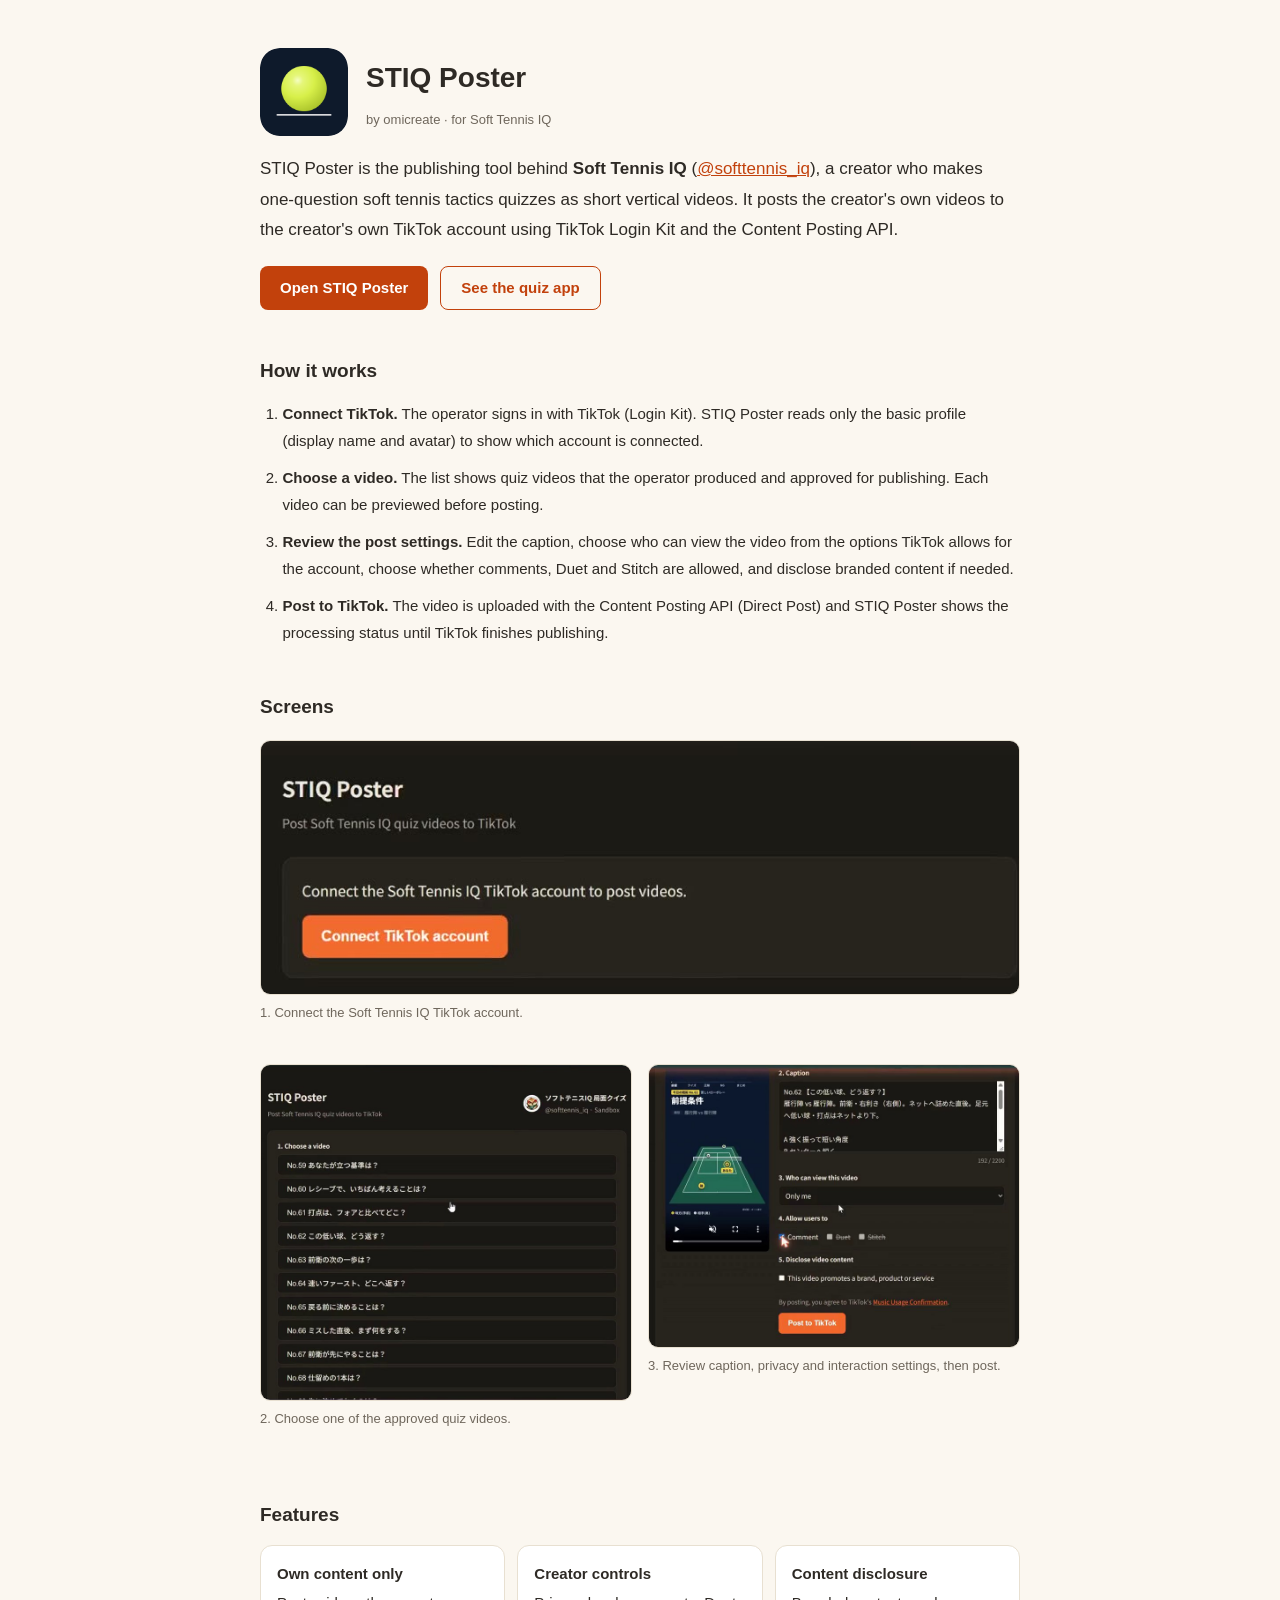
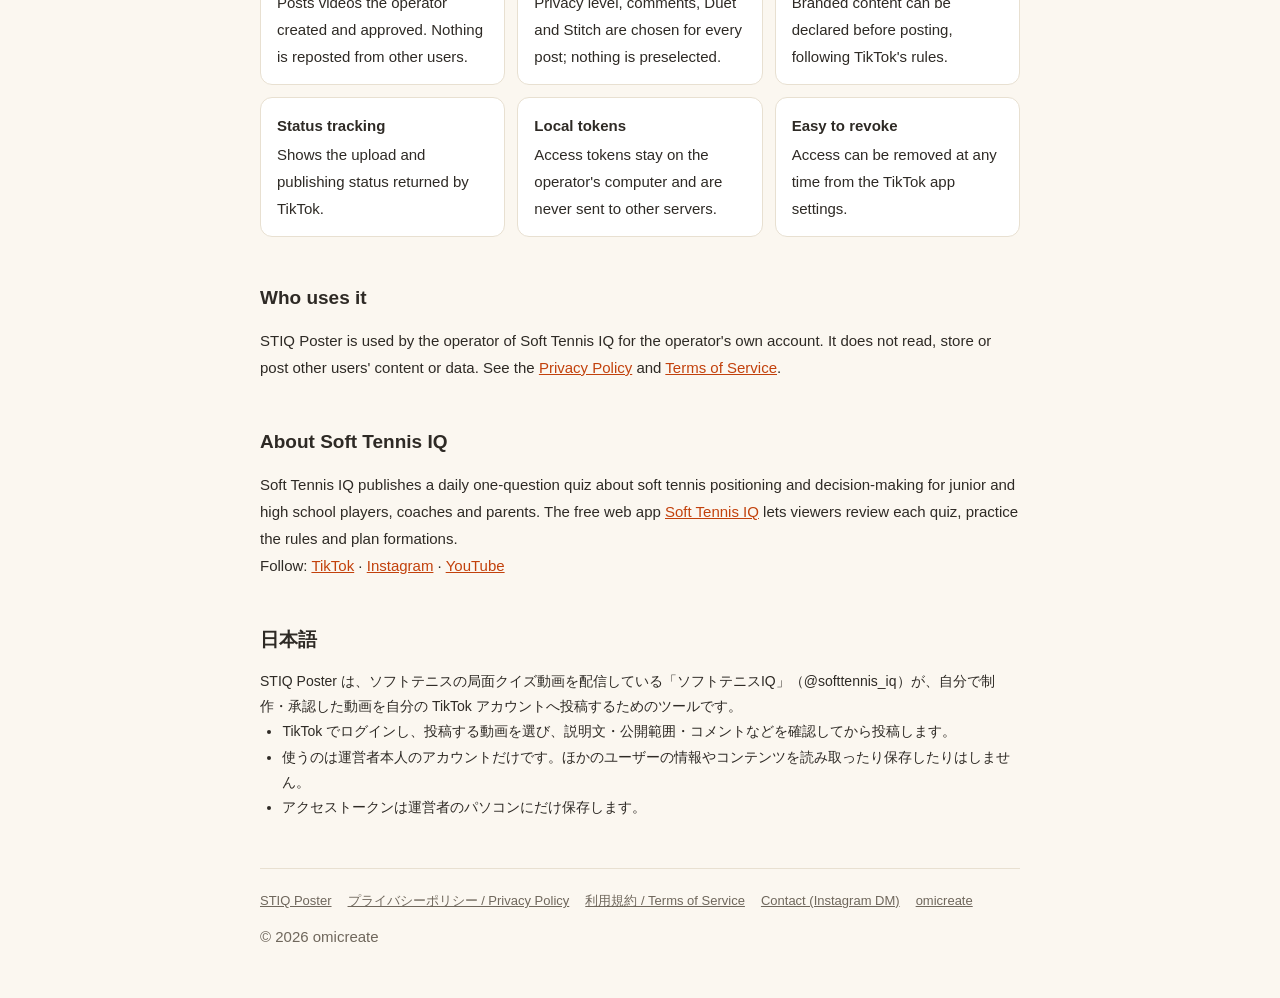
<file: stiq-poster/index.html>
<!DOCTYPE html>
<html lang="en">
<head>
<meta charset="UTF-8">
<meta name="viewport" content="width=device-width, initial-scale=1">
<title>STIQ Poster — post Soft Tennis IQ quiz videos to TikTok</title>
<meta name="description" content="STIQ Poster is the publishing tool behind Soft Tennis IQ (@softtennis_iq). It posts the creator's own soft tennis quiz videos to the creator's own TikTok account.">
<meta property="og:type" content="website">
<meta property="og:url" content="https://omicreate.github.io/stiq-poster/">
<meta property="og:title" content="STIQ Poster">
<meta property="og:description" content="Post Soft Tennis IQ quiz videos to TikTok.">
<meta property="og:image" content="https://omicreate.github.io/stiq-poster/icon-1024.png">
<link rel="icon" href="favicon.ico" sizes="any">
<link rel="icon" type="image/png" sizes="32x32" href="favicon-32.png">
<link rel="apple-touch-icon" href="apple-touch-icon.png">
<link rel="canonical" href="https://omicreate.github.io/stiq-poster/">
<link rel="stylesheet" href="style.css">
<style>
  main { max-width: 760px; }
  .hero { display: flex; align-items: center; gap: 18px; margin-bottom: 8px; }
  .hero img { width: 88px; height: 88px; border-radius: 20px; flex: none; }
  .hero h1 { font-size: 28px; margin: 0; }
  .lead { font-size: 17px; margin: 18px 0 8px; }
  .cta { display: flex; gap: 12px; flex-wrap: wrap; margin: 20px 0 8px; }
  .cta a { display: inline-flex; align-items: center; min-height: 44px; padding: 0 20px; border-radius: 8px; font-weight: 700; text-decoration: none; font-size: 15px; }
  .cta .primary { background: var(--accent); color: #fff; }
  .cta .ghost { border: 1px solid var(--accent); color: var(--accent); }
  section { margin-top: 44px; }
  h2 { font-size: 19px; margin: 0 0 12px; }
  ol.steps { padding-left: 1.4em; display: grid; gap: 10px; }
  .features { display: grid; grid-template-columns: repeat(auto-fit, minmax(220px, 1fr)); gap: 12px; padding: 0; list-style: none; }
  .features li { background: var(--surface); border: 1px solid var(--line); border-radius: 12px; padding: 14px 16px; }
  .features strong { display: block; margin-bottom: 2px; }
  figure { margin: 16px 0 24px; }
  figure img { width: 100%; height: auto; border-radius: 10px; border: 1px solid var(--line); display: block; }
  figcaption { font-size: 13px; color: var(--ink-2); margin-top: 6px; }
  .shots { display: grid; grid-template-columns: repeat(auto-fit, minmax(300px, 1fr)); gap: 16px; }
  .ja p, .ja li { font-size: 14px; }
  footer { margin-top: 48px; padding-top: 20px; border-top: 1px solid var(--line); font-size: 13px; color: var(--ink-2); }
  footer nav { margin-top: 0; }
</style>
</head>
<body>
<main>
  <div class="hero">
    <img src="icon-1024.png" alt="STIQ Poster app icon" width="88" height="88">
    <div>
      <h1>STIQ Poster</h1>
      <p class="meta" style="margin:4px 0 0">by omicreate · for Soft Tennis IQ</p>
    </div>
  </div>

  <p class="lead">STIQ Poster is the publishing tool behind <strong>Soft Tennis IQ</strong> (<a href="https://www.tiktok.com/@softtennis_iq">@softtennis_iq</a>), a creator who makes one-question soft tennis tactics quizzes as short vertical videos. It posts the creator's own videos to the creator's own TikTok account using TikTok Login Kit and the Content Posting API.</p>
  <div class="cta">
    <a class="primary" href="app.html">Open STIQ Poster</a>
    <a class="ghost" href="https://omicreate.github.io/softtennis-iq/?src=poster">See the quiz app</a>
  </div>

  <section>
    <h2>How it works</h2>
    <ol class="steps">
      <li><strong>Connect TikTok.</strong> The operator signs in with TikTok (Login Kit). STIQ Poster reads only the basic profile (display name and avatar) to show which account is connected.</li>
      <li><strong>Choose a video.</strong> The list shows quiz videos that the operator produced and approved for publishing. Each video can be previewed before posting.</li>
      <li><strong>Review the post settings.</strong> Edit the caption, choose who can view the video from the options TikTok allows for the account, choose whether comments, Duet and Stitch are allowed, and disclose branded content if needed.</li>
      <li><strong>Post to TikTok.</strong> The video is uploaded with the Content Posting API (Direct Post) and STIQ Poster shows the processing status until TikTok finishes publishing.</li>
    </ol>
  </section>

  <section>
    <h2>Screens</h2>
    <figure>
      <img src="shot-connect.jpg" alt="Connect TikTok account screen" width="840" height="280" loading="lazy">
      <figcaption>1. Connect the Soft Tennis IQ TikTok account.</figcaption>
    </figure>
    <div class="shots">
      <figure>
        <img src="shot-videos.jpg" alt="List of approved quiz videos" width="840" height="760" loading="lazy">
        <figcaption>2. Choose one of the approved quiz videos.</figcaption>
      </figure>
      <figure>
        <img src="shot-settings.jpg" alt="Caption, privacy and interaction settings before posting" width="840" height="640" loading="lazy">
        <figcaption>3. Review caption, privacy and interaction settings, then post.</figcaption>
      </figure>
    </div>
  </section>

  <section>
    <h2>Features</h2>
    <ul class="features">
      <li><strong>Own content only</strong>Posts videos the operator created and approved. Nothing is reposted from other users.</li>
      <li><strong>Creator controls</strong>Privacy level, comments, Duet and Stitch are chosen for every post; nothing is preselected.</li>
      <li><strong>Content disclosure</strong>Branded content can be declared before posting, following TikTok's rules.</li>
      <li><strong>Status tracking</strong>Shows the upload and publishing status returned by TikTok.</li>
      <li><strong>Local tokens</strong>Access tokens stay on the operator's computer and are never sent to other servers.</li>
      <li><strong>Easy to revoke</strong>Access can be removed at any time from the TikTok app settings.</li>
    </ul>
  </section>

  <section>
    <h2>Who uses it</h2>
    <p>STIQ Poster is used by the operator of Soft Tennis IQ for the operator's own account. It does not read, store or post other users' content or data. See the <a href="privacy.html">Privacy Policy</a> and <a href="terms.html">Terms of Service</a>.</p>
  </section>

  <section>
    <h2>About Soft Tennis IQ</h2>
    <p>Soft Tennis IQ publishes a daily one-question quiz about soft tennis positioning and decision-making for junior and high school players, coaches and parents. The free web app <a href="https://omicreate.github.io/softtennis-iq/?src=poster">Soft Tennis IQ</a> lets viewers review each quiz, practice the rules and plan formations.</p>
    <p>Follow: <a href="https://www.tiktok.com/@softtennis_iq">TikTok</a> · <a href="https://www.instagram.com/softtennis_iq/">Instagram</a> · <a href="https://www.youtube.com/@softtennis_iq">YouTube</a></p>
  </section>

  <section class="ja">
    <h2>日本語</h2>
    <p>STIQ Poster は、ソフトテニスの局面クイズ動画を配信している「ソフトテニスIQ」（@softtennis_iq）が、自分で制作・承認した動画を自分の TikTok アカウントへ投稿するためのツールです。</p>
    <ul>
      <li>TikTok でログインし、投稿する動画を選び、説明文・公開範囲・コメントなどを確認してから投稿します。</li>
      <li>使うのは運営者本人のアカウントだけです。ほかのユーザーの情報やコンテンツを読み取ったり保存したりはしません。</li>
      <li>アクセストークンは運営者のパソコンにだけ保存します。</li>
    </ul>
  </section>

  <footer>
    <nav>
      <a href="app.html">STIQ Poster</a>
      <a href="privacy.html">プライバシーポリシー / Privacy Policy</a>
      <a href="terms.html">利用規約 / Terms of Service</a>
      <a href="https://www.instagram.com/softtennis_iq/">Contact (Instagram DM)</a>
      <a href="../">omicreate</a>
    </nav>
    <p style="margin-top:10px">© 2026 omicreate</p>
  </footer>
</main>
</body>
</html>
</file>
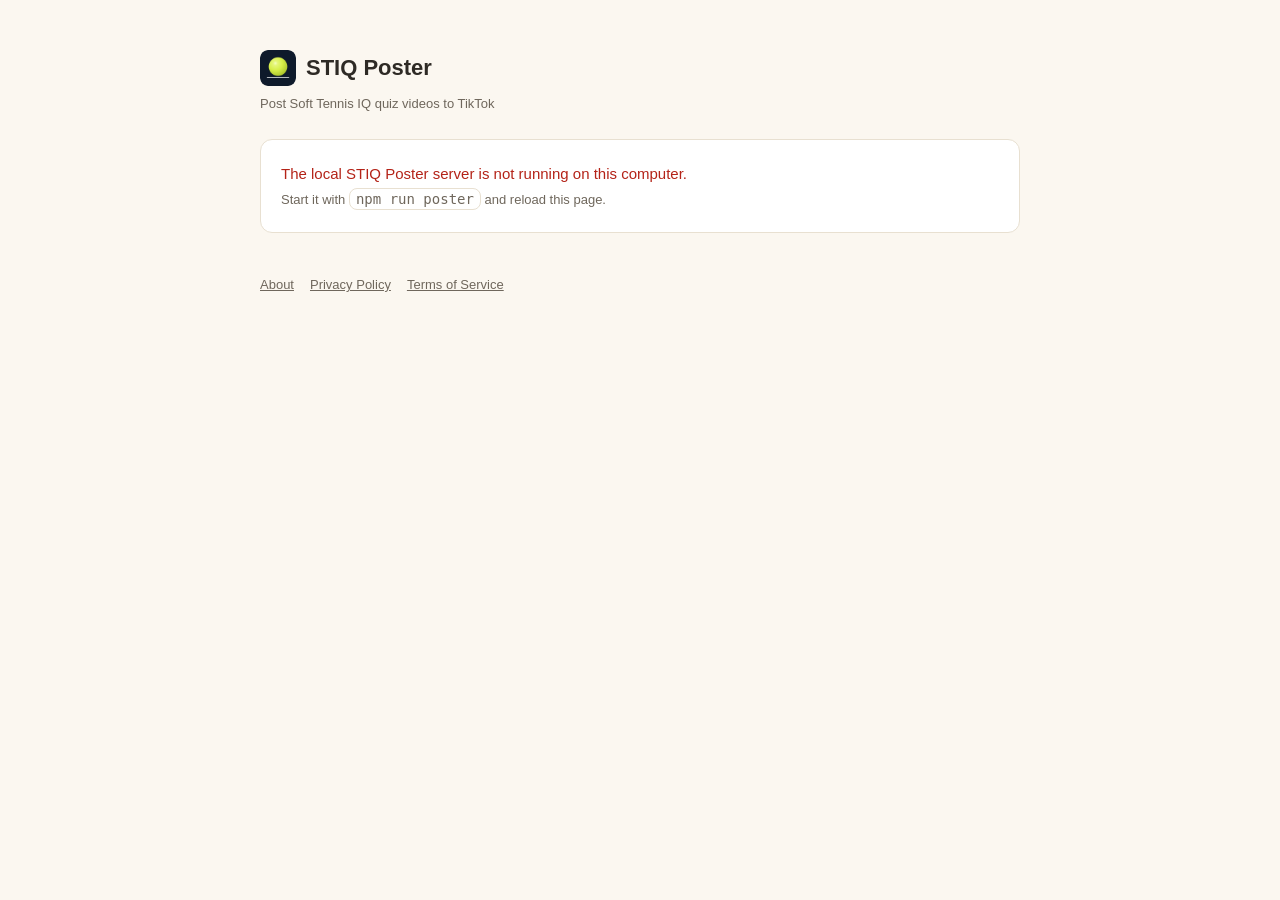
<file: stiq-poster/app.html>
<!DOCTYPE html>
<html lang="en">
<head>
<meta charset="UTF-8">
<meta name="viewport" content="width=device-width, initial-scale=1">
<meta name="robots" content="noindex">
<title>STIQ Poster</title>
<link rel="icon" href="favicon.ico" sizes="any">
<link rel="icon" type="image/png" sizes="32x32" href="favicon-32.png">
<link rel="apple-touch-icon" href="apple-touch-icon.png">
<link rel="stylesheet" href="style.css">
<style>
  main { max-width: 760px; }
  .bar { display: flex; align-items: center; justify-content: space-between; gap: 16px; flex-wrap: wrap; margin-bottom: 24px; }
  .who { display: flex; align-items: center; gap: 10px; font-size: 14px; }
  .who img { width: 36px; height: 36px; border-radius: 50%; background: var(--line); }
  .card { background: var(--surface); border: 1px solid var(--line); border-radius: 12px; padding: 20px; margin-bottom: 16px; }
  .grid { display: grid; grid-template-columns: 220px minmax(0, 1fr); gap: 20px; }
  @media (max-width: 640px) { .grid { grid-template-columns: minmax(0, 1fr); } }
  video { width: 100%; border-radius: 8px; background: #000; aspect-ratio: 9 / 16; }
  label.f { display: block; font-size: 13px; font-weight: 700; margin: 14px 0 6px; }
  select, textarea { width: 100%; font: inherit; font-size: 14px; color: var(--ink); background: var(--bg); border: 1px solid var(--line); border-radius: 8px; padding: 10px; }
  textarea { min-height: 150px; resize: vertical; }
  .count { font-size: 12px; color: var(--ink-2); text-align: right; }
  .row { display: flex; gap: 18px; flex-wrap: wrap; font-size: 14px; }
  .row label { display: flex; align-items: center; gap: 6px; min-height: 44px; }
  .row input:disabled + span { color: var(--ink-2); text-decoration: line-through; }
  .hint { font-size: 13px; color: var(--ink-2); }
  .notice { font-size: 13px; color: var(--ink-2); margin-top: 16px; }
  .status { margin-top: 14px; font-size: 14px; font-weight: 700; }
  .err { color: #B42318; }
  button.ghost { background: transparent; color: var(--accent); border: 1px solid var(--accent); }
  button:disabled { opacity: .45; cursor: not-allowed; }
  ul.q { list-style: none; padding: 0; margin: 0; display: grid; gap: 6px; }
  ul.q button { width: 100%; text-align: left; background: var(--bg); color: var(--ink); border: 1px solid var(--line); font-weight: 500; margin: 0; }
  ul.q button[aria-pressed="true"] { border-color: var(--accent); outline: 2px solid var(--accent); }
</style>
</head>
<body>
<main>
  <div class="bar">
    <div>
      <h1 style="display:flex;align-items:center;gap:10px"><img src="icon-192.png" alt="" width="36" height="36" style="border-radius:8px">STIQ Poster</h1>
      <p class="meta" style="margin: 0">Post Soft Tennis IQ quiz videos to TikTok</p>
    </div>
    <div class="who" id="who"></div>
  </div>

  <div class="card" id="status0" hidden>
    <p>Connecting to STIQ Poster on this computer…</p>
    <p class="hint">If Chrome asks to allow access to devices on your local network, choose <strong>Allow</strong>.</p>
  </div>

  <div class="card" id="offline" hidden>
    <p class="err">The local STIQ Poster server is not running on this computer.</p>
    <p class="hint">Start it with <code style="display:inline;padding:2px 6px">npm run poster</code> and reload this page.</p>
  </div>

  <div class="card" id="connect" hidden>
    <p>Connect the Soft Tennis IQ TikTok account to post videos.</p>
    <button type="button" id="btnConnect">Connect TikTok account</button>
  </div>

  <div id="composer" hidden>
    <div class="card">
      <label class="f" style="margin-top: 0">1. Choose a video</label>
      <ul class="q" id="queue"></ul>
    </div>

    <div class="card grid" id="editor" hidden>
      <div>
        <video id="preview" controls playsinline></video>
      </div>
      <div>
        <label class="f" for="caption" style="margin-top: 0">2. Caption</label>
        <textarea id="caption" maxlength="2200"></textarea>
        <div class="count"><span id="count">0</span> / 2200</div>

        <label class="f" for="privacy">3. Who can view this video</label>
        <select id="privacy"><option value="" selected disabled>Select</option></select>

        <label class="f">4. Allow users to</label>
        <div class="row">
          <label><input type="checkbox" id="allowComment"><span>Comment</span></label>
          <label><input type="checkbox" id="allowDuet"><span>Duet</span></label>
          <label><input type="checkbox" id="allowStitch"><span>Stitch</span></label>
        </div>

        <label class="f">5. Disclose video content</label>
        <div class="row"><label><input type="checkbox" id="disclose"><span>This video promotes a brand, product or service</span></label></div>
        <div id="discloseOpts" hidden>
          <div class="row">
            <label><input type="checkbox" id="brandOrganic"><span>Your brand</span></label>
            <label><input type="checkbox" id="brandedContent"><span>Branded content</span></label>
          </div>
          <p class="hint" id="discloseHint"></p>
        </div>

        <p class="notice" id="consent">By posting, you agree to TikTok's <a href="https://www.tiktok.com/legal/page/global/music-usage-confirmation/en" target="_blank" rel="noopener">Music Usage Confirmation</a>.</p>
        <button type="button" id="btnPost" disabled>Post to TikTok</button>
        <div class="status" id="status" role="status"></div>
      </div>
    </div>
  </div>

  <nav>
    <a href="./">About</a>
    <a href="privacy.html">Privacy Policy</a>
    <a href="terms.html">Terms of Service</a>
  </nav>
</main>
<script>
const API = 'http://127.0.0.1:4175';
const LABEL = { PUBLIC_TO_EVERYONE: 'Everyone', MUTUAL_FOLLOW_FRIENDS: 'Friends', FOLLOWER_OF_CREATOR: 'Followers', SELF_ONLY: 'Only me' };
const $ = (id) => document.getElementById(id);
let creator = null, current = null;

async function api(path, opts) {
  const r = await fetch(API + path, opts);
  const j = await r.json();
  if (!r.ok) throw new Error(j.error || r.status);
  return j;
}

async function init() {
  let st;
  // Chrome asks once whether this page may reach the local STIQ Poster server
  const wait = setTimeout(() => { $('status0').hidden = false; }, 2500);
  try { st = await api('/api/status'); } catch { $('offline').hidden = false; return; } finally { clearTimeout(wait); $('status0').hidden = true; }
  if (!st.connected) { $('connect').hidden = false; return; }
  creator = st.creator;
  const who = $('who');
  who.innerHTML = '';
  if (creator.avatar) { const img = document.createElement('img'); img.src = creator.avatar; img.alt = ''; who.append(img); }
  const t = document.createElement('div');
  t.innerHTML = `<div style="font-weight:700"></div><div class="hint"></div>`;
  t.children[0].textContent = creator.nickname || creator.username;
  t.children[1].textContent = '@' + creator.username + (st.sandbox ? ' · Sandbox' : '');
  who.append(t);
  const sel = $('privacy');
  for (const p of creator.privacyOptions) { const o = document.createElement('option'); o.value = p; o.textContent = LABEL[p] || p; sel.append(o); }
  for (const [id, off] of [['allowComment', creator.commentDisabled], ['allowDuet', creator.duetDisabled], ['allowStitch', creator.stitchDisabled]]) $(id).disabled = off;
  $('composer').hidden = false;
  const q = await api('/api/queue');
  const ul = $('queue');
  for (const v of q) {
    const li = document.createElement('li');
    const b = document.createElement('button');
    b.type = 'button';
    b.setAttribute('aria-pressed', 'false');
    b.textContent = `No.${v.no}  ${v.question}`;
    b.addEventListener('click', () => pick(v, b));
    li.append(b); ul.append(li);
  }
}

function pick(v, btn) {
  current = v;
  document.querySelectorAll('#queue button').forEach((b) => b.setAttribute('aria-pressed', String(b === btn)));
  $('editor').hidden = false;
  $('preview').src = `${API}/video/${v.no}`;
  $('caption').value = v.caption;
  $('count').textContent = v.caption.length;
  $('status').textContent = '';
  refresh();
}

function refresh() {
  const disclose = $('disclose').checked;
  $('discloseOpts').hidden = !disclose;
  const branded = disclose && $('brandedContent').checked;
  const organic = disclose && $('brandOrganic').checked;
  // Branded content cannot be private
  const self = [...$('privacy').options].find((o) => o.value === 'SELF_ONLY');
  if (self) { self.disabled = branded; if (branded && $('privacy').value === 'SELF_ONLY') $('privacy').value = ''; }
  $('discloseHint').textContent = branded ? 'Your video will be labeled as "Paid partnership".' : organic ? 'Your video will be labeled as "Promotional content".' : disclose ? 'Select at least one option.' : '';
  $('consent').innerHTML = branded
    ? 'By posting, you agree to TikTok\'s <a href="https://www.tiktok.com/legal/page/global/bc-policy/en" target="_blank" rel="noopener">Branded Content Policy</a> and <a href="https://www.tiktok.com/legal/page/global/music-usage-confirmation/en" target="_blank" rel="noopener">Music Usage Confirmation</a>.'
    : 'By posting, you agree to TikTok\'s <a href="https://www.tiktok.com/legal/page/global/music-usage-confirmation/en" target="_blank" rel="noopener">Music Usage Confirmation</a>.';
  $('btnPost').disabled = !current || !$('privacy').value || (disclose && !branded && !organic);
}

['privacy', 'disclose', 'brandOrganic', 'brandedContent'].forEach((id) => $(id).addEventListener('change', refresh));
$('caption').addEventListener('input', () => { $('count').textContent = $('caption').value.length; });

$('btnConnect').addEventListener('click', async () => { const { url } = await api('/api/auth-url'); location.href = url; });

$('btnPost').addEventListener('click', async () => {
  const s = $('status');
  $('btnPost').disabled = true;
  s.className = 'status'; s.textContent = 'Uploading…';
  try {
    const { publishId } = await api('/api/post', { method: 'POST', headers: { 'Content-Type': 'application/json' }, body: JSON.stringify({
      no: current.no, caption: $('caption').value, privacy: $('privacy').value,
      allowComment: $('allowComment').checked, allowDuet: $('allowDuet').checked, allowStitch: $('allowStitch').checked,
      brandOrganic: $('disclose').checked && $('brandOrganic').checked, brandedContent: $('disclose').checked && $('brandedContent').checked, agreed: true,
    }) });
    s.textContent = 'Uploaded. It may take a few minutes for the video to appear on your TikTok profile.';
    for (let i = 0; i < 36; i++) {
      await new Promise((r) => setTimeout(r, 5000));
      const st = await api('/api/post-status?id=' + encodeURIComponent(publishId));
      if (st.status === 'PUBLISH_COMPLETE') { s.textContent = 'Posted to TikTok.'; return; }
      if (st.status === 'FAILED') throw new Error(st.failReason || 'failed');
    }
  } catch (e) { s.className = 'status err'; s.textContent = 'Could not post: ' + e.message; $('btnPost').disabled = false; }
});

if (new URLSearchParams(location.search).get('connected') === '1') history.replaceState(null, '', location.pathname);
init();
</script>
</body>
</html>
</file>
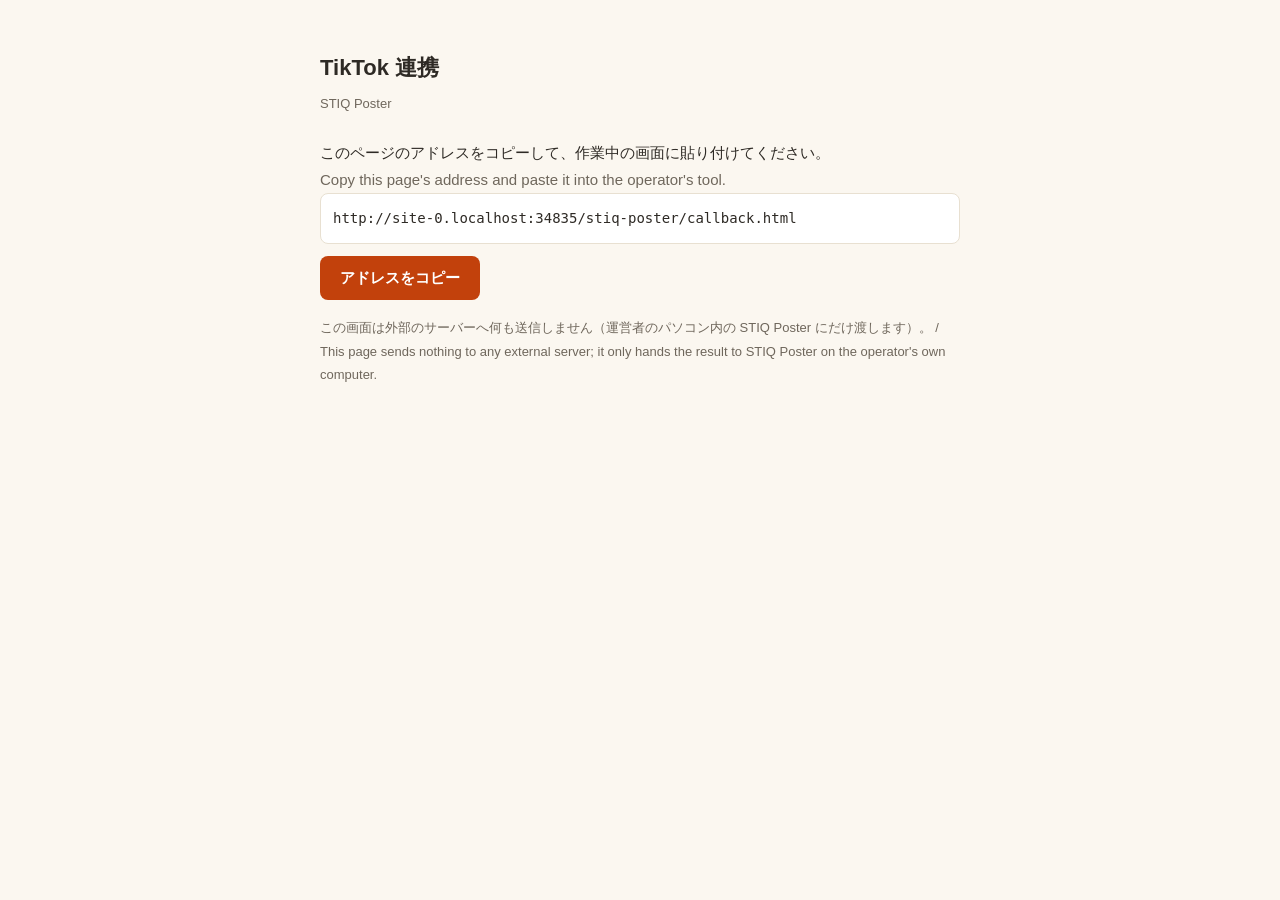
<file: stiq-poster/callback.html>
<!DOCTYPE html>
<html lang="ja">
<head>
<meta charset="UTF-8">
<meta name="viewport" content="width=device-width, initial-scale=1">
<meta name="robots" content="noindex">
<meta name="referrer" content="no-referrer">
<title>STIQ Poster 連携</title>
<link rel="icon" href="favicon.ico" sizes="any">
<link rel="icon" type="image/png" sizes="32x32" href="favicon-32.png">
<link rel="apple-touch-icon" href="apple-touch-icon.png">
<link rel="stylesheet" href="style.css">
</head>
<body>
<main>
  <h1>TikTok 連携</h1>
  <p class="meta">STIQ Poster</p>
  <p id="msg">このページのアドレスをコピーして、作業中の画面に貼り付けてください。</p>
  <p class="en">Copy this page's address and paste it into the operator's tool.</p>
  <div class="code" id="url"></div>
  <button type="button" id="copy">アドレスをコピー</button>
  <p class="meta" style="margin-top: 16px">この画面は外部のサーバーへ何も送信しません（運営者のパソコン内の STIQ Poster にだけ渡します）。 / This page sends nothing to any external server; it only hands the result to STIQ Poster on the operator's own computer.</p>
</main>
<script>
  // 認可コードは画面に出すだけ。保存・送信はしない（交換は運営者のパソコンで行う）
  const q = new URLSearchParams(location.search);
  // 投稿画面から始めた連携は、この PC の STIQ Poster（127.0.0.1）へ渡す
  if ((q.get('state') || '').startsWith('local-')) location.replace('http://127.0.0.1:4175/callback' + location.search);
  const box = document.getElementById('url');
  box.textContent = location.href;
  if (q.get('error')) document.getElementById('msg').textContent = '連携は完了しませんでした：' + q.get('error');
  document.getElementById('copy').addEventListener('click', async () => {
    try { await navigator.clipboard.writeText(location.href); document.getElementById('copy').textContent = 'コピーしました'; } catch {}
  });
</script>
</body>
</html>
</file>
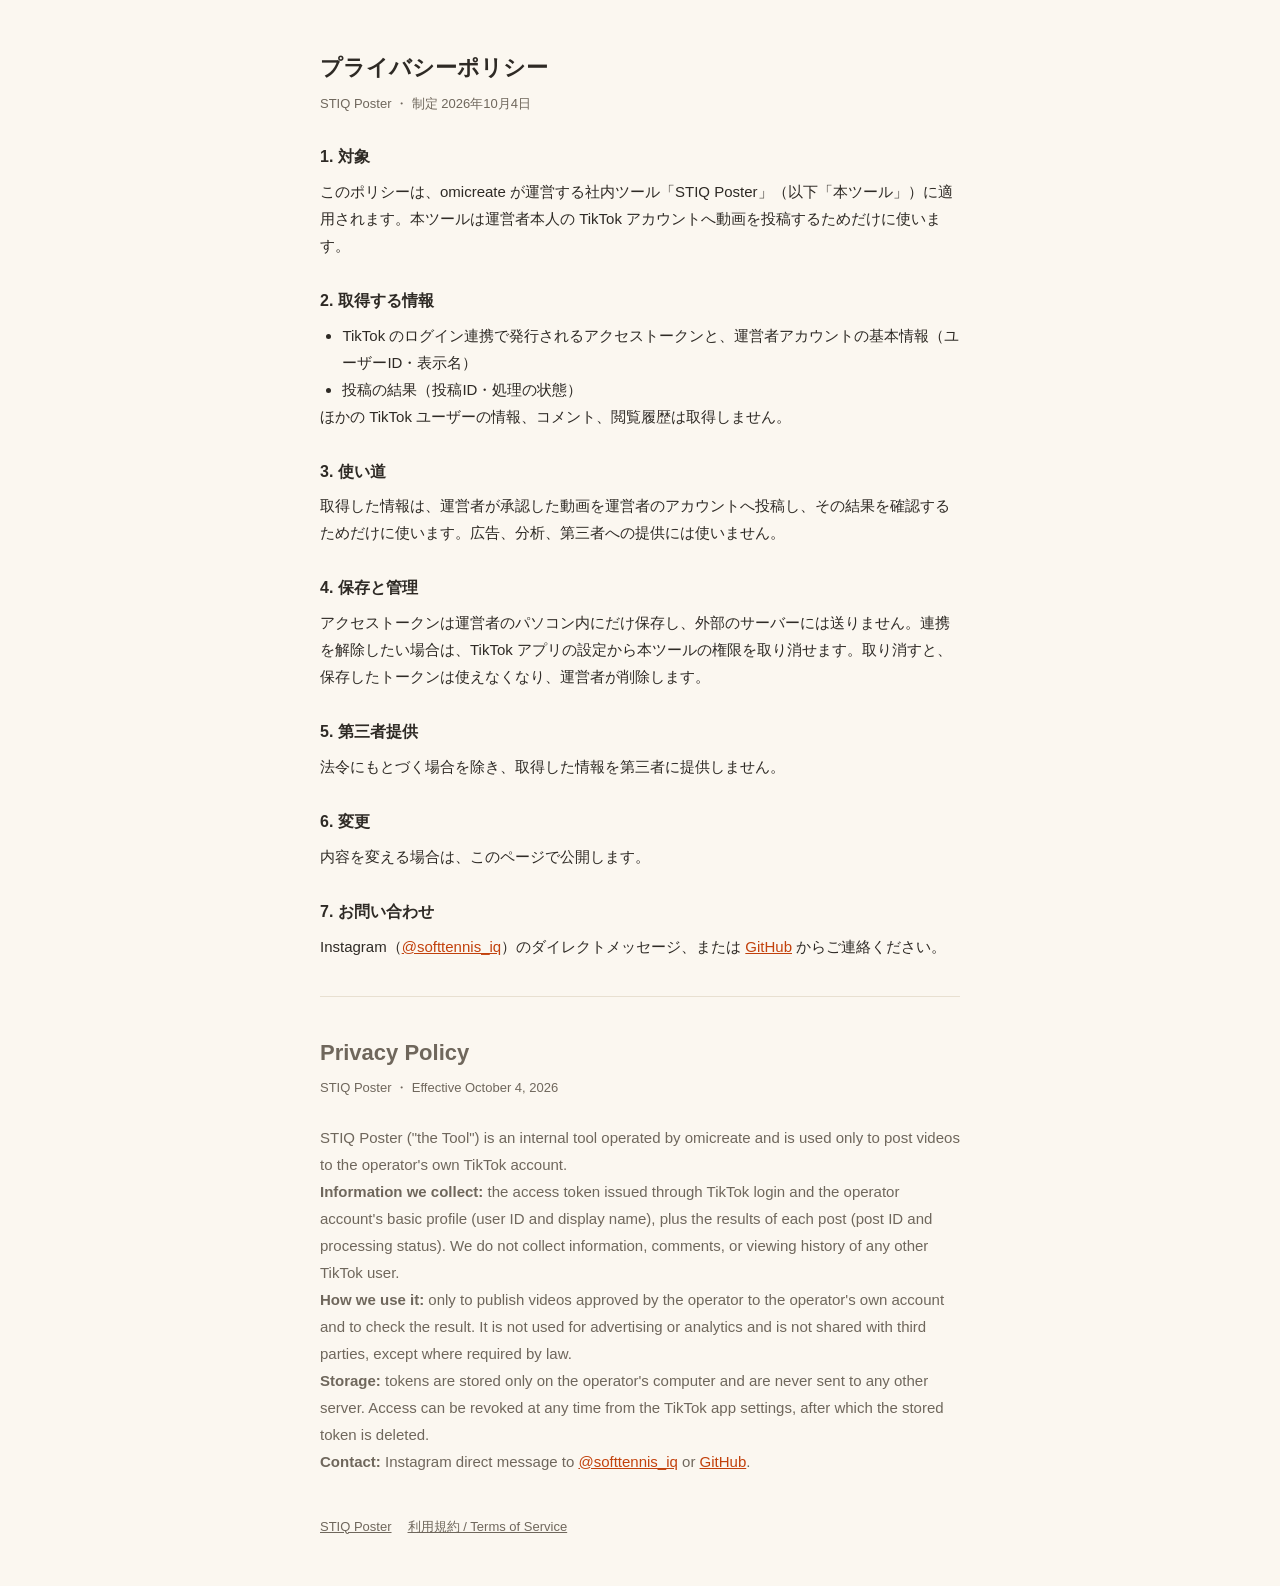
<file: stiq-poster/privacy.html>
<!DOCTYPE html>
<html lang="ja">
<head>
<meta charset="UTF-8">
<meta name="viewport" content="width=device-width, initial-scale=1">
<title>STIQ Poster プライバシーポリシー</title>
<link rel="icon" href="favicon.ico" sizes="any">
<link rel="icon" type="image/png" sizes="32x32" href="favicon-32.png">
<link rel="apple-touch-icon" href="apple-touch-icon.png">
<link rel="stylesheet" href="style.css">
</head>
<body>
<main>
  <h1>プライバシーポリシー</h1>
  <p class="meta">STIQ Poster ・ 制定 2026年10月4日</p>

  <h2>1. 対象</h2>
  <p>このポリシーは、omicreate が運営する社内ツール「STIQ Poster」（以下「本ツール」）に適用されます。本ツールは運営者本人の TikTok アカウントへ動画を投稿するためだけに使います。</p>

  <h2>2. 取得する情報</h2>
  <ul>
    <li>TikTok のログイン連携で発行されるアクセストークンと、運営者アカウントの基本情報（ユーザーID・表示名）</li>
    <li>投稿の結果（投稿ID・処理の状態）</li>
  </ul>
  <p>ほかの TikTok ユーザーの情報、コメント、閲覧履歴は取得しません。</p>

  <h2>3. 使い道</h2>
  <p>取得した情報は、運営者が承認した動画を運営者のアカウントへ投稿し、その結果を確認するためだけに使います。広告、分析、第三者への提供には使いません。</p>

  <h2>4. 保存と管理</h2>
  <p>アクセストークンは運営者のパソコン内にだけ保存し、外部のサーバーには送りません。連携を解除したい場合は、TikTok アプリの設定から本ツールの権限を取り消せます。取り消すと、保存したトークンは使えなくなり、運営者が削除します。</p>

  <h2>5. 第三者提供</h2>
  <p>法令にもとづく場合を除き、取得した情報を第三者に提供しません。</p>

  <h2>6. 変更</h2>
  <p>内容を変える場合は、このページで公開します。</p>

  <h2>7. お問い合わせ</h2>
  <p>Instagram（<a href="https://www.instagram.com/softtennis_iq/">@softtennis_iq</a>）のダイレクトメッセージ、または <a href="https://github.com/omicreate/omicreate.github.io/issues">GitHub</a> からご連絡ください。</p>

  <hr>

  <h1 class="en">Privacy Policy</h1>
  <p class="meta">STIQ Poster ・ Effective October 4, 2026</p>
  <p class="en">STIQ Poster ("the Tool") is an internal tool operated by omicreate and is used only to post videos to the operator's own TikTok account.</p>
  <p class="en"><strong>Information we collect:</strong> the access token issued through TikTok login and the operator account's basic profile (user ID and display name), plus the results of each post (post ID and processing status). We do not collect information, comments, or viewing history of any other TikTok user.</p>
  <p class="en"><strong>How we use it:</strong> only to publish videos approved by the operator to the operator's own account and to check the result. It is not used for advertising or analytics and is not shared with third parties, except where required by law.</p>
  <p class="en"><strong>Storage:</strong> tokens are stored only on the operator's computer and are never sent to any other server. Access can be revoked at any time from the TikTok app settings, after which the stored token is deleted.</p>
  <p class="en"><strong>Contact:</strong> Instagram direct message to <a href="https://www.instagram.com/softtennis_iq/">@softtennis_iq</a> or <a href="https://github.com/omicreate/omicreate.github.io/issues">GitHub</a>.</p>

  <nav>
    <a href="./">STIQ Poster</a>
    <a href="terms.html">利用規約 / Terms of Service</a>
  </nav>
</main>
</body>
</html>
</file>
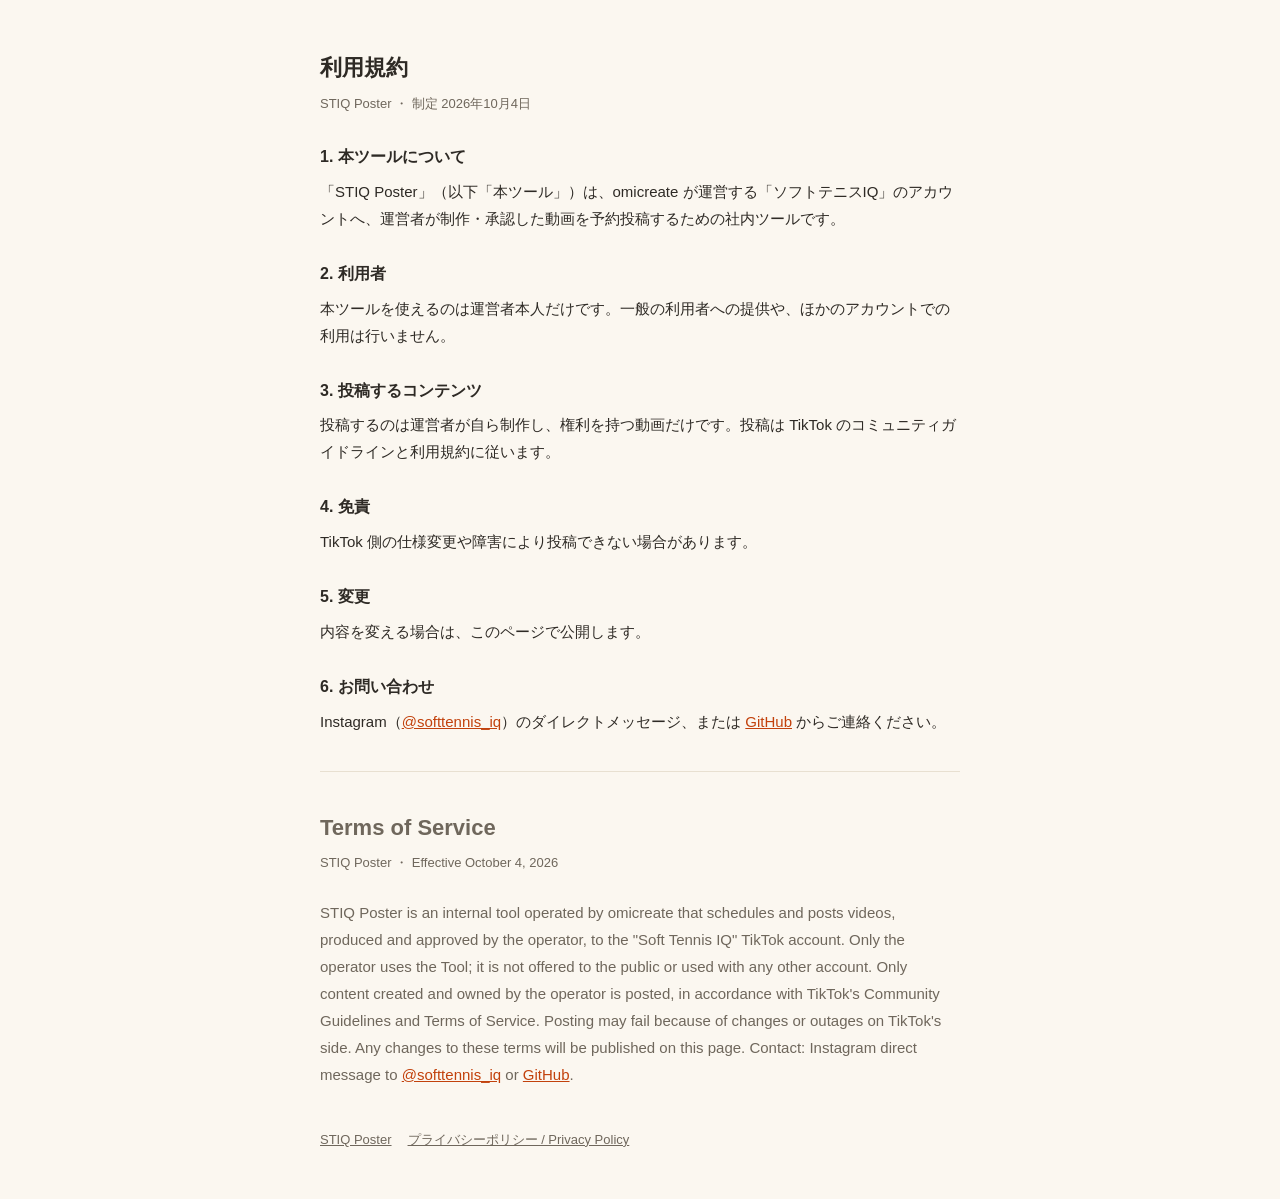
<file: stiq-poster/terms.html>
<!DOCTYPE html>
<html lang="ja">
<head>
<meta charset="UTF-8">
<meta name="viewport" content="width=device-width, initial-scale=1">
<title>STIQ Poster 利用規約</title>
<link rel="icon" href="favicon.ico" sizes="any">
<link rel="icon" type="image/png" sizes="32x32" href="favicon-32.png">
<link rel="apple-touch-icon" href="apple-touch-icon.png">
<link rel="stylesheet" href="style.css">
</head>
<body>
<main>
  <h1>利用規約</h1>
  <p class="meta">STIQ Poster ・ 制定 2026年10月4日</p>

  <h2>1. 本ツールについて</h2>
  <p>「STIQ Poster」（以下「本ツール」）は、omicreate が運営する「ソフトテニスIQ」のアカウントへ、運営者が制作・承認した動画を予約投稿するための社内ツールです。</p>

  <h2>2. 利用者</h2>
  <p>本ツールを使えるのは運営者本人だけです。一般の利用者への提供や、ほかのアカウントでの利用は行いません。</p>

  <h2>3. 投稿するコンテンツ</h2>
  <p>投稿するのは運営者が自ら制作し、権利を持つ動画だけです。投稿は TikTok のコミュニティガイドラインと利用規約に従います。</p>

  <h2>4. 免責</h2>
  <p>TikTok 側の仕様変更や障害により投稿できない場合があります。</p>

  <h2>5. 変更</h2>
  <p>内容を変える場合は、このページで公開します。</p>

  <h2>6. お問い合わせ</h2>
  <p>Instagram（<a href="https://www.instagram.com/softtennis_iq/">@softtennis_iq</a>）のダイレクトメッセージ、または <a href="https://github.com/omicreate/omicreate.github.io/issues">GitHub</a> からご連絡ください。</p>

  <hr>

  <h1 class="en">Terms of Service</h1>
  <p class="meta">STIQ Poster ・ Effective October 4, 2026</p>
  <p class="en">STIQ Poster is an internal tool operated by omicreate that schedules and posts videos, produced and approved by the operator, to the "Soft Tennis IQ" TikTok account. Only the operator uses the Tool; it is not offered to the public or used with any other account. Only content created and owned by the operator is posted, in accordance with TikTok's Community Guidelines and Terms of Service. Posting may fail because of changes or outages on TikTok's side. Any changes to these terms will be published on this page. Contact: Instagram direct message to <a href="https://www.instagram.com/softtennis_iq/">@softtennis_iq</a> or <a href="https://github.com/omicreate/omicreate.github.io/issues">GitHub</a>.</p>

  <nav>
    <a href="./">STIQ Poster</a>
    <a href="privacy.html">プライバシーポリシー / Privacy Policy</a>
  </nav>
</main>
</body>
</html>
</file>
<file: stiq-poster/style.css>
:root {
  --bg: #FBF7F0;
  --surface: #FFFFFF;
  --ink: #2E2A25;
  --ink-2: #6F675C;
  --line: #E8E0D1;
  --accent: #C2410C;
}
@media (prefers-color-scheme: dark) {
  :root {
    --bg: #1B1916; --surface: #27231E;
    --ink: #EDE6DB; --ink-2: #A99F92; --line: #3B352C; --accent: #F26A2E;
  }
}
* { box-sizing: border-box; margin: 0; padding: 0; }
body {
  font-family: -apple-system, BlinkMacSystemFont, "Hiragino Sans", "Noto Sans JP", sans-serif;
  background: var(--bg);
  color: var(--ink);
  line-height: 1.8;
  padding: 48px 16px;
}
main { max-width: 640px; margin: 0 auto; }
h1 { font-size: 22px; margin-bottom: 4px; }
h2 { font-size: 16px; margin: 28px 0 6px; }
p, li { font-size: 15px; }
ul { padding-left: 1.4em; }
.meta { color: var(--ink-2); font-size: 13px; margin-bottom: 24px; }
.en { color: var(--ink-2); }
hr { border: 0; border-top: 1px solid var(--line); margin: 36px 0; }
a { color: var(--accent); }
nav { margin-top: 40px; font-size: 13px; color: var(--ink-2); display: flex; gap: 16px; flex-wrap: wrap; }
nav a { color: inherit; }
code, .code {
  font-family: ui-monospace, SFMono-Regular, Menlo, Consolas, monospace;
  background: var(--surface);
  border: 1px solid var(--line);
  border-radius: 8px;
  padding: 12px;
  display: block;
  word-break: break-all;
  font-size: 14px;
}
button {
  margin-top: 12px;
  min-height: 44px;
  padding: 0 20px;
  border-radius: 8px;
  border: 0;
  background: var(--accent);
  color: #fff;
  font-size: 15px;
  font-weight: 700;
  cursor: pointer;
}
</file>
